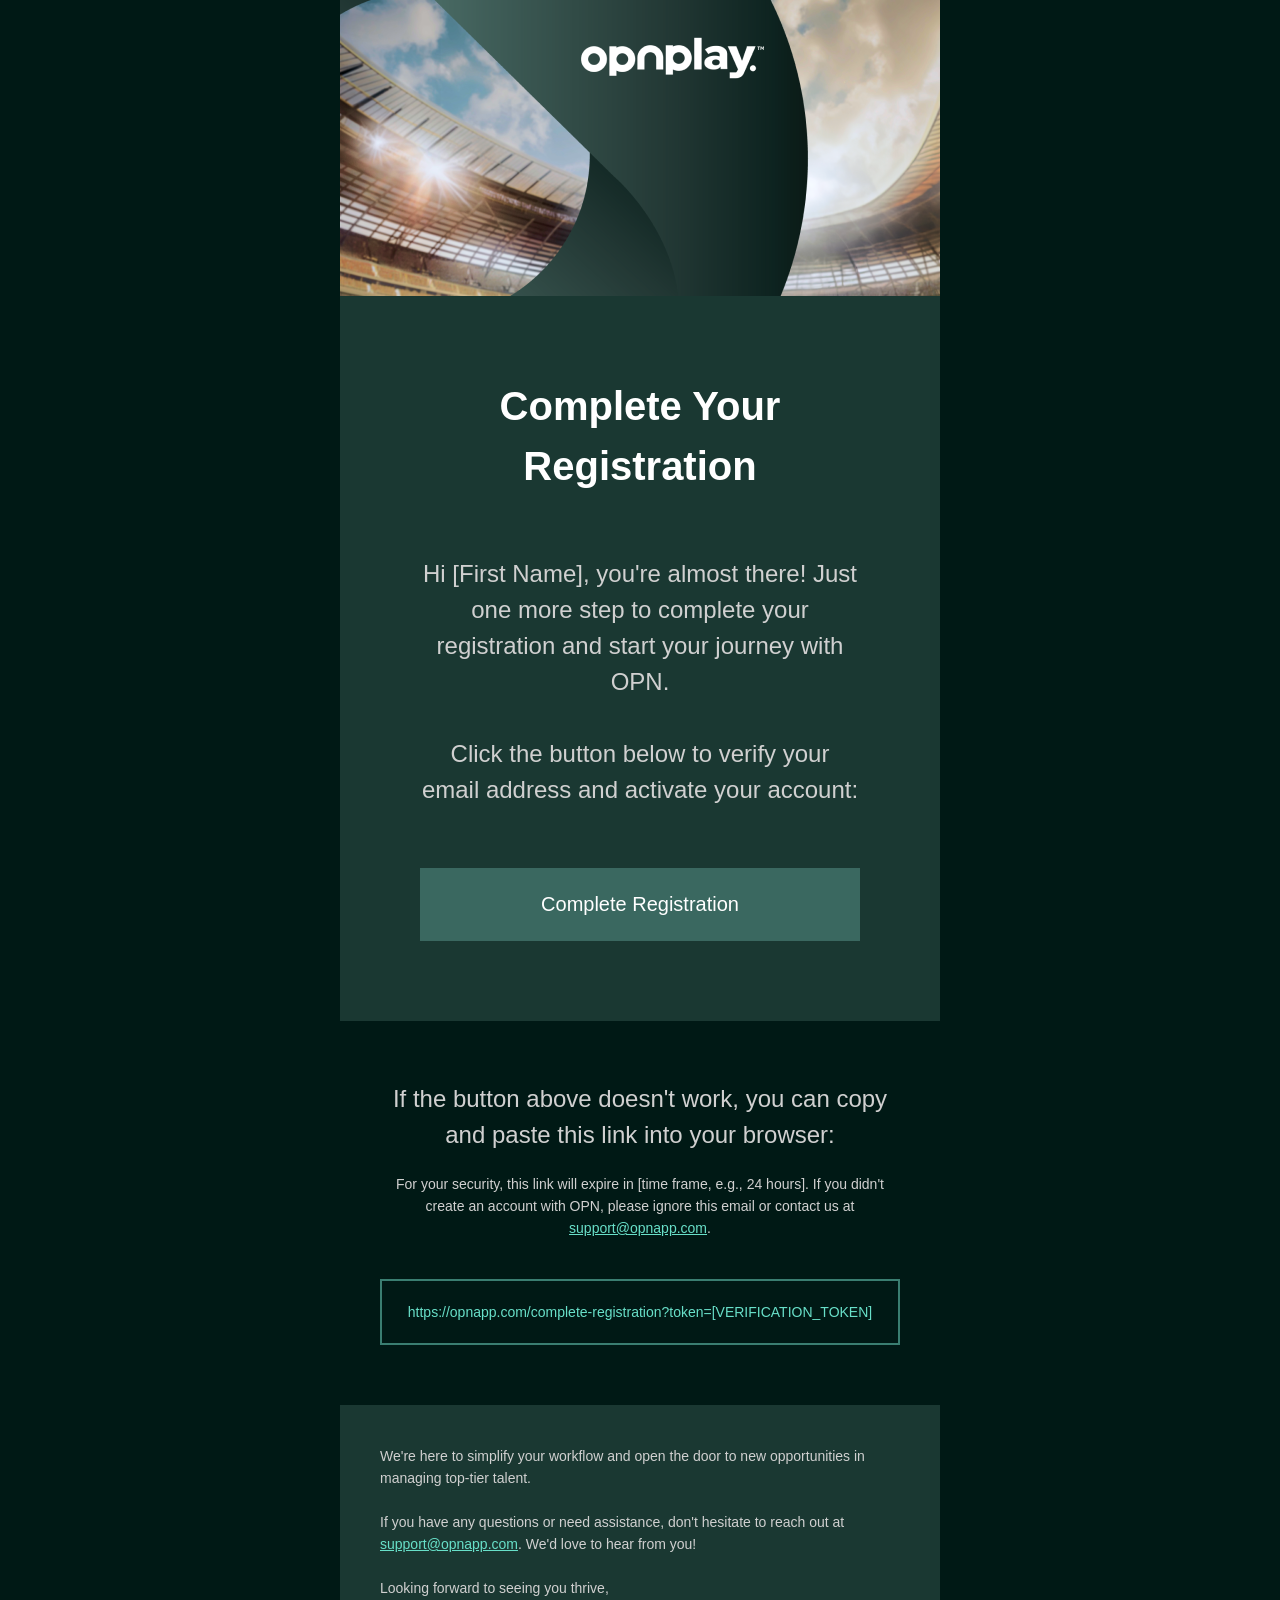
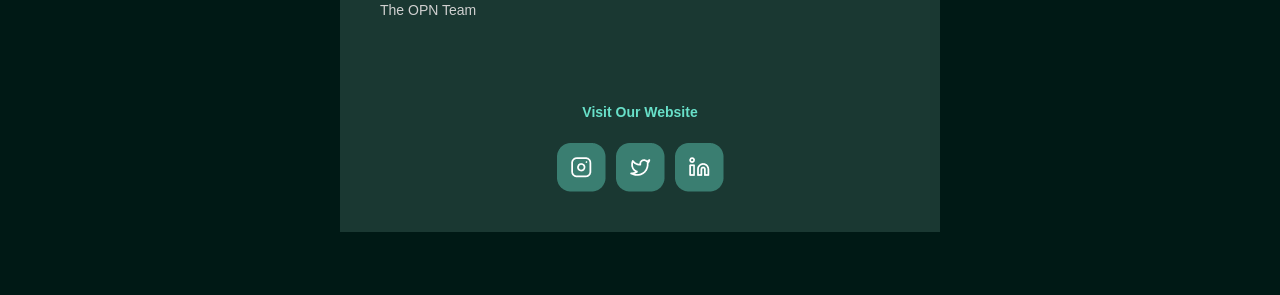
<file: email/complete-registration.html>
<!DOCTYPE HTML PUBLIC "-//W3C//DTD HTML 4.01 Transitional//EN" "http://www.w3.org/TR/html4/loose.dtd">
<html>
<head>
<meta http-equiv="Content-Type" content="text/html; charset=UTF-8">
<meta name="viewport" content="width=device-width, initial-scale=1.0">
<title>Complete Your Registration - OPN</title>
</head>
<body style="margin: 0; padding: 0; background-color: #001915; font-family: Arial, Helvetica, sans-serif;">
<table width="100%" cellpadding="0" cellspacing="0" border="0" bgcolor="#001915">
  <tr>
    <td align="center" style="padding: 0;">
      <table width="600" cellpadding="0" cellspacing="0" border="0" bgcolor="#001915">
        
        <!-- Header Image -->
        <tr>
          <td align="center" style="padding: 0;">
            <img src="images/header.png" alt="OPN Play Logo" width="600" height="296" style="display: block; border: 0;">
          </td>
        </tr>
        
        <!-- Main Content Section -->
        <tr>
          <td align="center" style="padding: 0;">
            <table width="100%" cellpadding="0" cellspacing="0" border="0" bgcolor="#1A3832">
              <tr>
                <td align="center" style="padding: 80px;">
                  <table width="100%" cellpadding="0" cellspacing="0" border="0">
                    <tr>
                      <td align="center" style="padding: 0 0 60px 0;">
                        <table width="100%" cellpadding="0" cellspacing="0" border="0">
                          <tr>
                            <td align="center" style="font-family: Arial, Helvetica, sans-serif; font-size: 40px; font-weight: 600; line-height: 60px; color: #FFFFFF; padding: 0;">
                              Complete Your Registration
                            </td>
                          </tr>
                        </table>
                      </td>
                    </tr>
                    <tr>
                      <td align="center" style="padding: 0 0 60px 0;">
                        <table width="100%" cellpadding="0" cellspacing="0" border="0">
                          <tr>
                            <td align="center" style="font-family: Arial, Helvetica, sans-serif; font-size: 24px; font-weight: 400; line-height: 36px; color: #D0D0D0; padding: 0;">
                              Hi [First Name], you're almost there! Just one more step to complete your registration and start your journey with OPN.<br><br>Click the button below to verify your email address and activate your account:
                            </td>
                          </tr>
                        </table>
                      </td>
                    </tr>
                    <tr>
                      <td align="center" style="padding: 0;">
                        <table width="100%" cellpadding="0" cellspacing="0" border="0">
                          <tr>
                            <td align="center" bgcolor="#3A6860" style="padding: 24px 40px;">
                              <a href="https://opnapp.com/complete-registration?token=[VERIFICATION_TOKEN]" style="font-family: Arial, Helvetica, sans-serif; font-size: 20px; font-weight: 500; line-height: 25px; color: #FFFFFF; text-decoration: none; display: block;">
                                Complete Registration
                              </a>
                            </td>
                          </tr>
                        </table>
                      </td>
                    </tr>
                  </table>
                </td>
              </tr>
            </table>
          </td>
        </tr>
        
        <!-- Alternative Link Section -->
        <tr>
          <td align="center" style="padding: 60px 40px 0 40px;">
            <table width="100%" cellpadding="0" cellspacing="0" border="0">
              <tr>
                <td align="center" style="padding: 0 0 20px 0;">
                  <table width="100%" cellpadding="0" cellspacing="0" border="0">
                    <tr>
                      <td align="center" style="font-family: Arial, Helvetica, sans-serif; font-size: 24px; font-weight: 400; line-height: 36px; color: #D0D0D0; padding: 0;">
                        If the button above doesn't work, you can copy and paste this link into your browser:
                      </td>
                    </tr>
                  </table>
                </td>
              </tr>
            </table>
          </td>
        </tr>
        
        <!-- Security Notice -->
        <tr>
          <td align="center" style="padding: 0 40px 40px 40px;">
            <table width="100%" cellpadding="0" cellspacing="0" border="0">
              <tr>
                <td align="center" style="padding: 0;">
                  <table width="100%" cellpadding="0" cellspacing="0" border="0">
                    <tr>
                      <td align="center" style="font-family: Arial, Helvetica, sans-serif; font-size: 14px; font-weight: 400; line-height: 22px; color: #D0D0D0; padding: 0;">
                        For your security, this link will expire in [time frame, e.g., 24 hours]. If you didn't create an account with OPN, please ignore this email or contact us at <a href="mailto:support@opnapp.com" style="color: #68E0C9; text-decoration: underline;">support@opnapp.com</a>.
                      </td>
                    </tr>
                  </table>
                </td>
              </tr>
            </table>
          </td>
        </tr>
        
        <!-- Verification Link Box -->
        <tr>
          <td align="center" style="padding: 0 40px 60px 40px;">
            <table width="100%" cellpadding="0" cellspacing="0" border="0">
              <tr>
                <td align="center" style="padding: 20px; border: 2px solid #3A7E71; background-color: #001915;">
                  <table width="100%" cellpadding="0" cellspacing="0" border="0">
                    <tr>
                      <td align="center" style="font-family: Arial, Helvetica, sans-serif; font-size: 14px; font-weight: 400; line-height: 22px; color: #68E0C9; padding: 0; word-break: break-all;">
                        https://opnapp.com/complete-registration?token=[VERIFICATION_TOKEN]
                      </td>
                    </tr>
                  </table>
                </td>
              </tr>
            </table>
          </td>
        </tr>
        
        <!-- Footer Section -->
        <tr>
          <td align="center" style="padding: 0;">
            <table width="100%" cellpadding="0" cellspacing="0" border="0" bgcolor="#1A3832">
              <tr>
                <td align="center" style="padding: 40px;">
                  <table width="100%" cellpadding="0" cellspacing="0" border="0">
                    <tr>
                      <td style="padding: 0 0 40px 0;">
                        <table width="100%" cellpadding="0" cellspacing="0" border="0">
                          <tr>
                            <td style="font-family: Arial, Helvetica, sans-serif; font-size: 14px; font-weight: 400; line-height: 22px; color: #D0D0D0; padding: 0;">
                              We're here to simplify your workflow and open the door to new opportunities in managing top-tier talent.<br><br>If you have any questions or need assistance, don't hesitate to reach out at <a href="mailto:support@opnapp.com" style="color: #68E0C9; text-decoration: underline;">support@opnapp.com</a>. We'd love to hear from you!<br><br>Looking forward to seeing you thrive,<br>The OPN Team
                            </td>
                          </tr>
                        </table>
                      </td>
                    </tr>
                    <tr>
                      <td align="center" style="padding: 40px 0 0 0;">
                        <table cellpadding="0" cellspacing="0" border="0">
                          <tr>
                            <td align="center" style="padding: 0 0 20px 0;">
                              <a href="https://opnapp.com" style="font-family: Arial, Helvetica, sans-serif; font-size: 14px; font-weight: 700; line-height: 22px; color: #68E0C9; text-decoration: none;">
                                Visit Our Website
                              </a>
                            </td>
                          </tr>
                            <tr>
                              <td align="center" style="padding: 0;">
                                <table cellpadding="0" cellspacing="0" border="0">
                                  <tr>
                                    <td align="center" style="padding: 0 10px 0 0;">
                                      <a href="https://www.linkedin.com/company/opnapp" style="text-decoration: none;">
                                        <img src="images/social-linkedin.png" alt="LinkedIn" width="49" height="49" style="display: block; border: 0;">
                                      </a>
                                    </td>
                                    <td align="center" style="padding: 0 10px 0 0;">
                                      <a href="https://twitter.com/opnapp" style="text-decoration: none;">
                                        <img src="images/social-twitter.png" alt="Twitter" width="49" height="49" style="display: block; border: 0;">
                                      </a>
                                    </td>
                                    <td align="center" style="padding: 0;">
                                      <a href="https://www.instagram.com/opnapp" style="text-decoration: none;">
                                        <img src="images/social-instagram.png" alt="Instagram" width="49" height="49" style="display: block; border: 0;">
                                      </a>
                                    </td>
                                  </tr>
                                </table>
                              </td>
                            </tr>
                        </table>
                      </td>
                    </tr>
                  </table>
                </td>
              </tr>
            </table>
          </td>
        </tr>
        
        <!-- Spacer -->
        <tr>
          <td height="60" style="line-height: 60px; font-size: 60px;">&nbsp;</td>
        </tr>
        
      </table>
    </td>
  </tr>
</table>
</body>
</html>
</file>
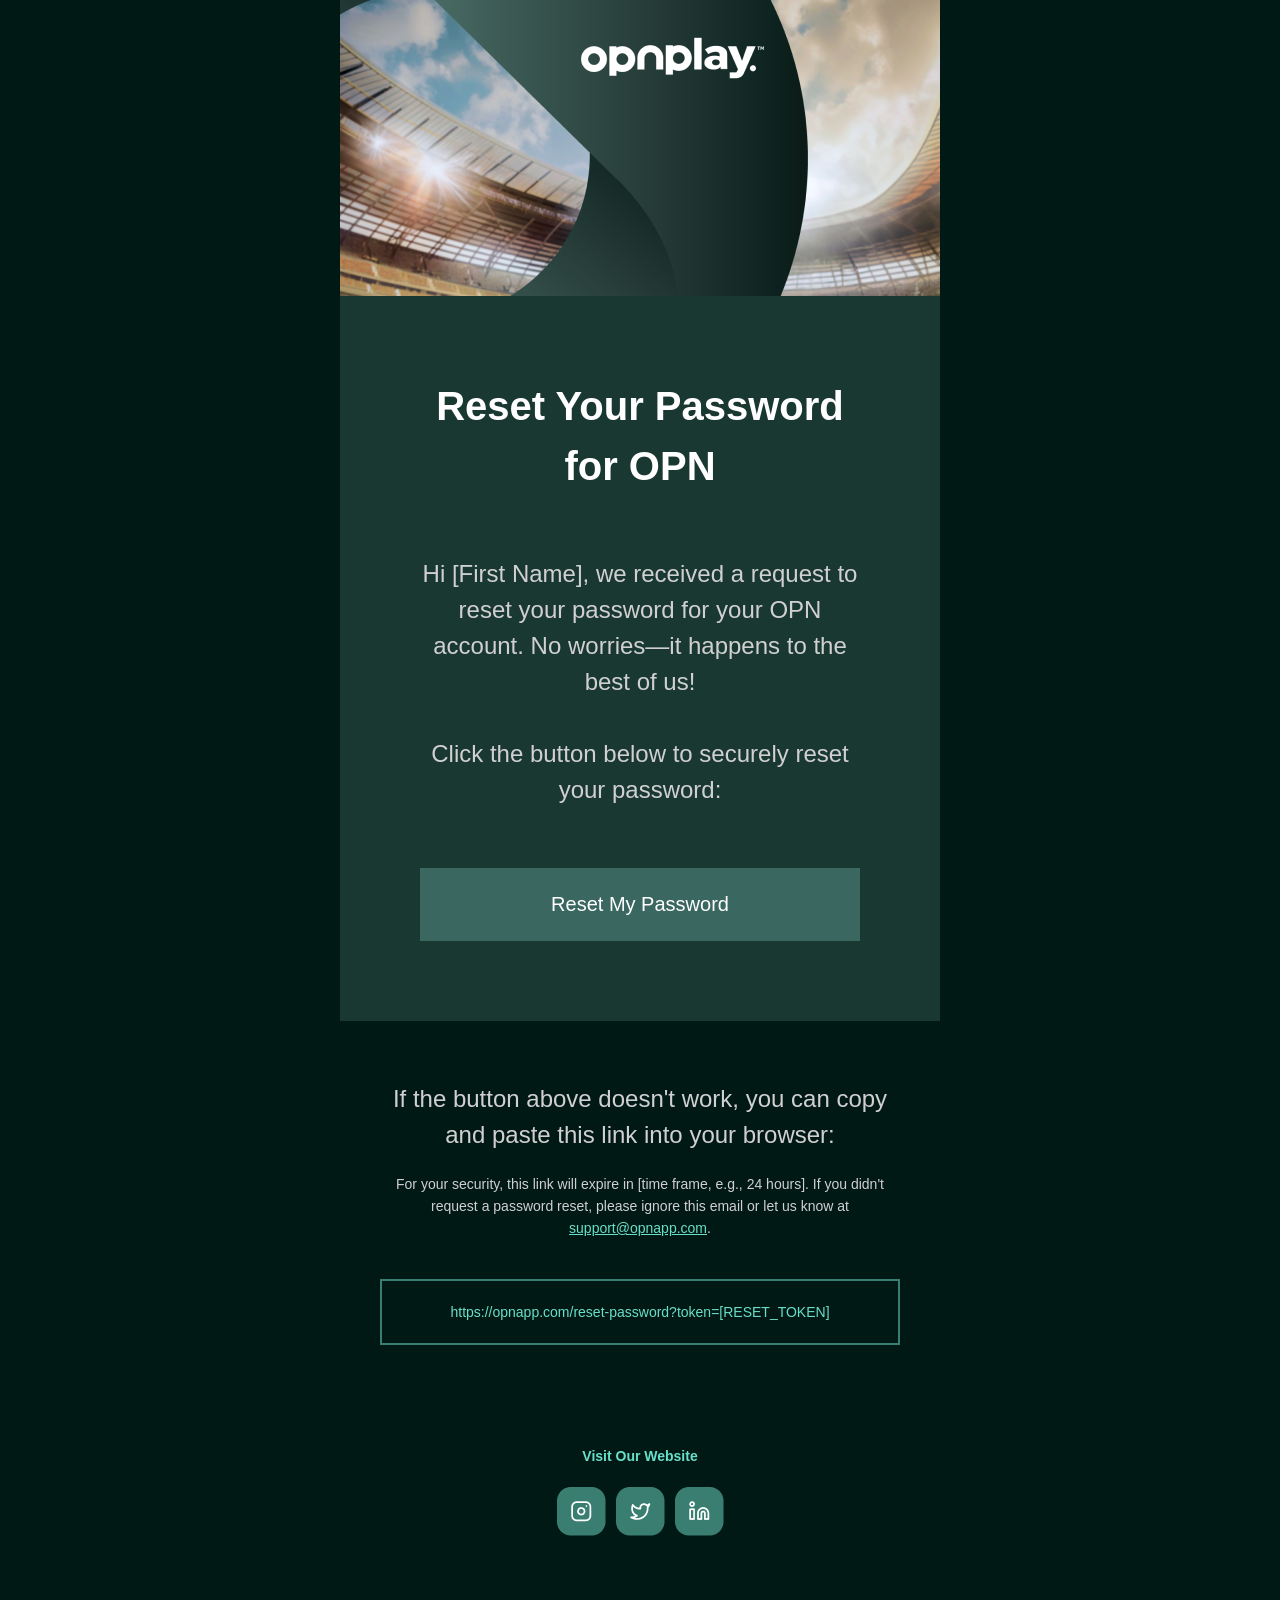
<file: email/forgot-password.html>
<!DOCTYPE HTML PUBLIC "-//W3C//DTD HTML 4.01 Transitional//EN" "http://www.w3.org/TR/html4/loose.dtd">
<html>
<head>
<meta http-equiv="Content-Type" content="text/html; charset=UTF-8">
<meta name="viewport" content="width=device-width, initial-scale=1.0">
<title>Reset Your Password - OPN</title>
</head>
<body style="margin: 0; padding: 0; background-color: #001915; font-family: Arial, Helvetica, sans-serif;">
<table width="100%" cellpadding="0" cellspacing="0" border="0" bgcolor="#001915">
  <tr>
    <td align="center" style="padding: 0;">
      <table width="600" cellpadding="0" cellspacing="0" border="0" bgcolor="#001915">
        
        <!-- Header Image -->
        <tr>
          <td align="center" style="padding: 0;">
            <img src="images/header.png" alt="OPN Play Logo" width="600" height="296" style="display: block; border: 0;">
          </td>
        </tr>
        
        <!-- Main Content Section -->
        <tr>
          <td align="center" style="padding: 0;">
            <table width="100%" cellpadding="0" cellspacing="0" border="0" bgcolor="#1A3832">
              <tr>
                <td align="center" style="padding: 80px;">
                  <table width="100%" cellpadding="0" cellspacing="0" border="0">
                    <tr>
                      <td align="center" style="padding: 0 0 60px 0;">
                        <table width="100%" cellpadding="0" cellspacing="0" border="0">
                          <tr>
                            <td align="center" style="font-family: Arial, Helvetica, sans-serif; font-size: 40px; font-weight: 600; line-height: 60px; color: #FFFFFF; padding: 0;">
                              Reset Your Password for OPN
                            </td>
                          </tr>
                        </table>
                      </td>
                    </tr>
                    <tr>
                      <td align="center" style="padding: 0 0 60px 0;">
                        <table width="100%" cellpadding="0" cellspacing="0" border="0">
                          <tr>
                            <td align="center" style="font-family: Arial, Helvetica, sans-serif; font-size: 24px; font-weight: 400; line-height: 36px; color: #D0D0D0; padding: 0;">
                              Hi [First Name], we received a request to reset your password for your OPN account. No worries—it happens to the best of us!<br><br>Click the button below to securely reset your password:
                            </td>
                          </tr>
                        </table>
                      </td>
                    </tr>
                    <tr>
                      <td align="center" style="padding: 0;">
                        <table width="100%" cellpadding="0" cellspacing="0" border="0">
                          <tr>
                            <td align="center" bgcolor="#3A6860" style="padding: 24px 40px;">
                              <a href="https://opnapp.com/reset-password?token=[RESET_TOKEN]" style="font-family: Arial, Helvetica, sans-serif; font-size: 20px; font-weight: 500; line-height: 25px; color: #FFFFFF; text-decoration: none; display: block;">
                                Reset My Password
                              </a>
                            </td>
                          </tr>
                        </table>
                      </td>
                    </tr>
                  </table>
                </td>
              </tr>
            </table>
          </td>
        </tr>
        
        <!-- Alternative Link Section -->
        <tr>
          <td align="center" style="padding: 60px 40px 0 40px;">
            <table width="100%" cellpadding="0" cellspacing="0" border="0">
              <tr>
                <td align="center" style="padding: 0 0 20px 0;">
                  <table width="100%" cellpadding="0" cellspacing="0" border="0">
                    <tr>
                      <td align="center" style="font-family: Arial, Helvetica, sans-serif; font-size: 24px; font-weight: 400; line-height: 36px; color: #D0D0D0; padding: 0;">
                        If the button above doesn't work, you can copy and paste this link into your browser:
                      </td>
                    </tr>
                  </table>
                </td>
              </tr>
            </table>
          </td>
        </tr>
        
        <!-- Security Notice -->
        <tr>
          <td align="center" style="padding: 0 40px 40px 40px;">
            <table width="100%" cellpadding="0" cellspacing="0" border="0">
              <tr>
                <td align="center" style="padding: 0;">
                  <table width="100%" cellpadding="0" cellspacing="0" border="0">
                    <tr>
                      <td align="center" style="font-family: Arial, Helvetica, sans-serif; font-size: 14px; font-weight: 400; line-height: 22px; color: #D0D0D0; padding: 0;">
                        For your security, this link will expire in [time frame, e.g., 24 hours]. If you didn't request a password reset, please ignore this email or let us know at <a href="mailto:support@opnapp.com" style="color: #68E0C9; text-decoration: underline;">support@opnapp.com</a>.
                      </td>
                    </tr>
                  </table>
                </td>
              </tr>
            </table>
          </td>
        </tr>
        
        <!-- Reset Link Box -->
        <tr>
          <td align="center" style="padding: 0 40px 60px 40px;">
            <table width="100%" cellpadding="0" cellspacing="0" border="0">
              <tr>
                <td align="center" style="padding: 20px; border: 2px solid #3A7E71; background-color: #001915;">
                  <table width="100%" cellpadding="0" cellspacing="0" border="0">
                    <tr>
                      <td align="center" style="font-family: Arial, Helvetica, sans-serif; font-size: 14px; font-weight: 400; line-height: 22px; color: #68E0C9; padding: 0; word-break: break-all;">
                        https://opnapp.com/reset-password?token=[RESET_TOKEN]
                      </td>
                    </tr>
                  </table>
                </td>
              </tr>
            </table>
          </td>
        </tr>
        
        <!-- Footer Section -->
        <tr>
          <td align="center" style="padding: 0;">
            <table width="100%" cellpadding="0" cellspacing="0" border="0">
              <tr>
                <td align="center" style="padding: 40px 0;">
                  <table cellpadding="0" cellspacing="0" border="0">
                    <tr>
                      <td align="center" style="padding: 0 0 20px 0;">
                        <a href="https://opnapp.com" style="font-family: Arial, Helvetica, sans-serif; font-size: 14px; font-weight: 700; line-height: 22px; color: #68E0C9; text-decoration: none;">
                          Visit Our Website
                        </a>
                      </td>
                    </tr>
                    <tr>
                      <td align="center" style="padding: 0;">
                        <table cellpadding="0" cellspacing="0" border="0">
                          <tr>
                            <td align="center" style="padding: 0 10px 0 0;">
                              <a href="https://www.linkedin.com/company/opnapp" style="text-decoration: none;">
                                <img src="images/social-linkedin.png" alt="LinkedIn" width="49" height="49" style="display: block; border: 0;">
                              </a>
                            </td>
                            <td align="center" style="padding: 0 10px 0 0;">
                              <a href="https://twitter.com/opnapp" style="text-decoration: none;">
                                <img src="images/social-twitter.png" alt="Twitter" width="49" height="49" style="display: block; border: 0;">
                              </a>
                            </td>
                            <td align="center" style="padding: 0;">
                              <a href="https://www.instagram.com/opnapp" style="text-decoration: none;">
                                <img src="images/social-instagram.png" alt="Instagram" width="49" height="49" style="display: block; border: 0;">
                              </a>
                            </td>
                          </tr>
                        </table>
                      </td>
                    </tr>
                  </table>
                </td>
              </tr>
            </table>
          </td>
        </tr>
        
        <!-- Spacer -->
        <tr>
          <td height="60" style="line-height: 60px; font-size: 60px;">&nbsp;</td>
        </tr>
        
      </table>
    </td>
  </tr>
</table>
</body>
</html>
</file>
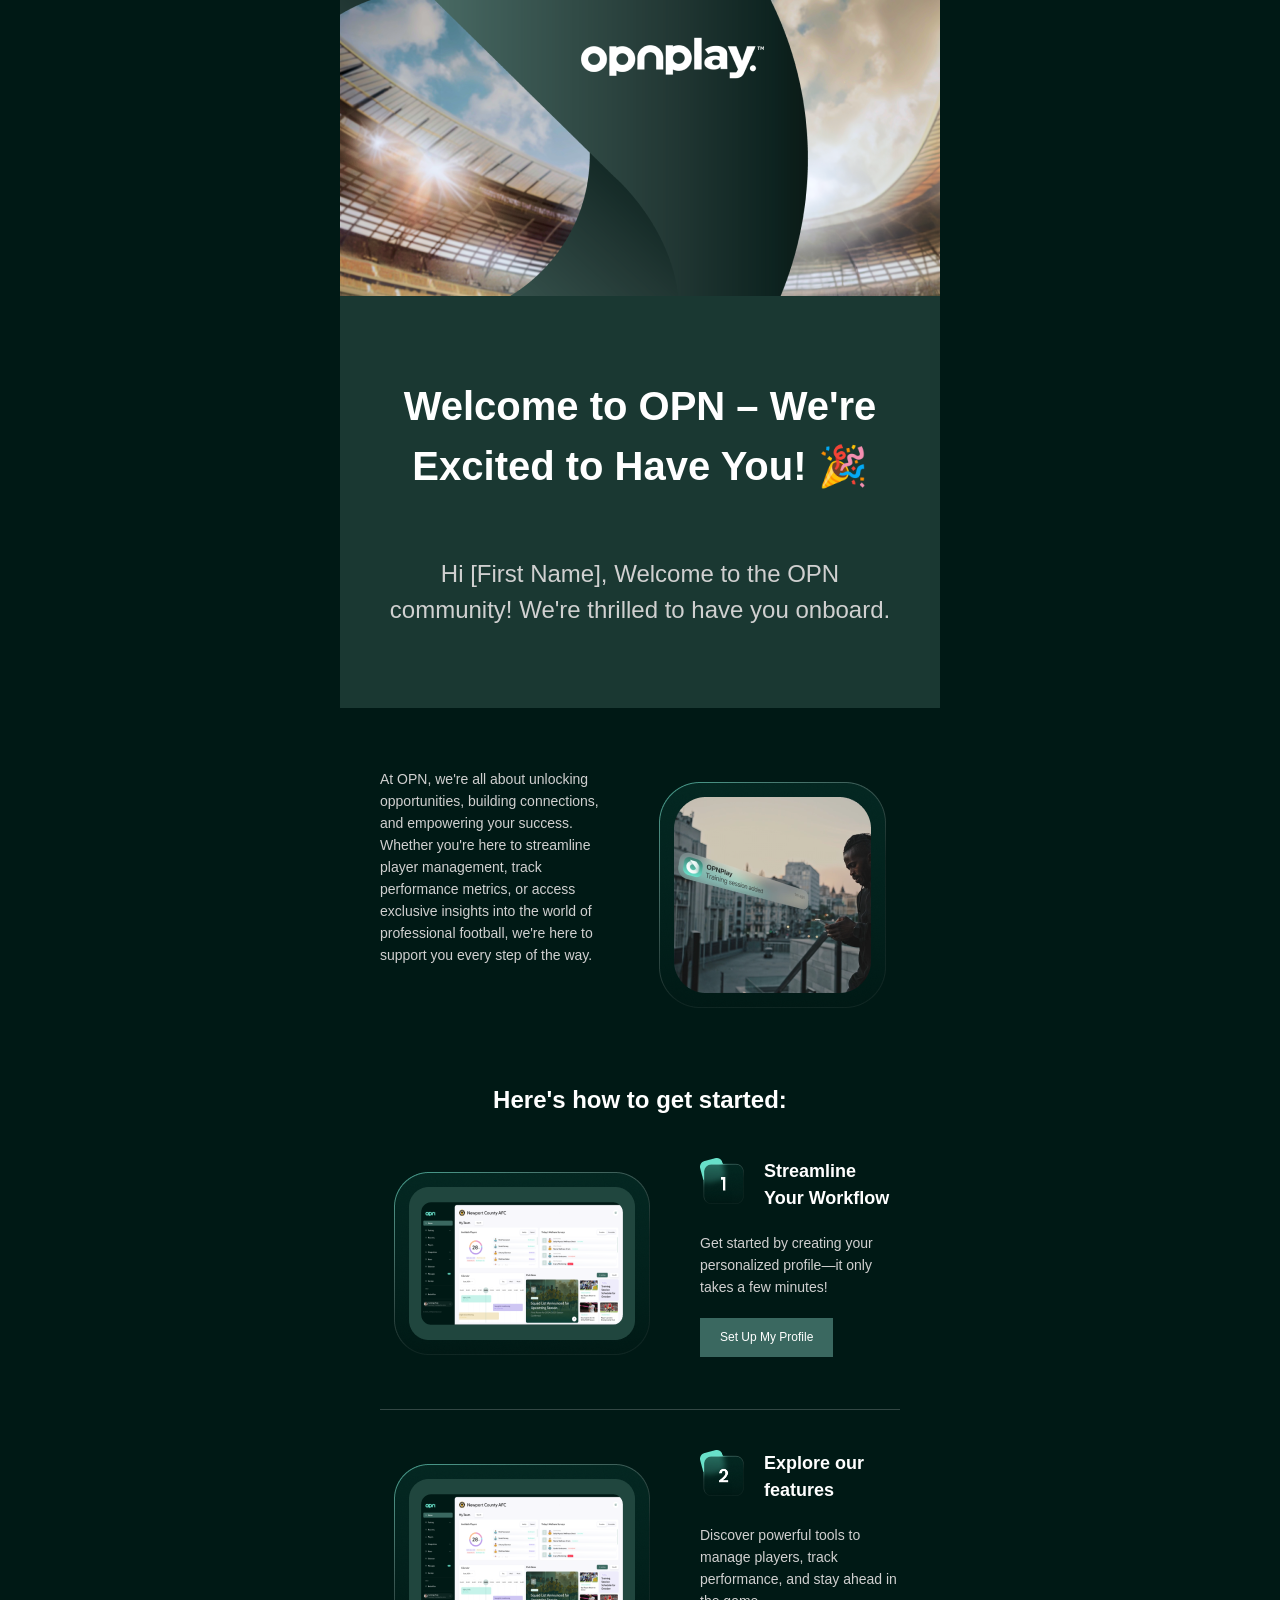
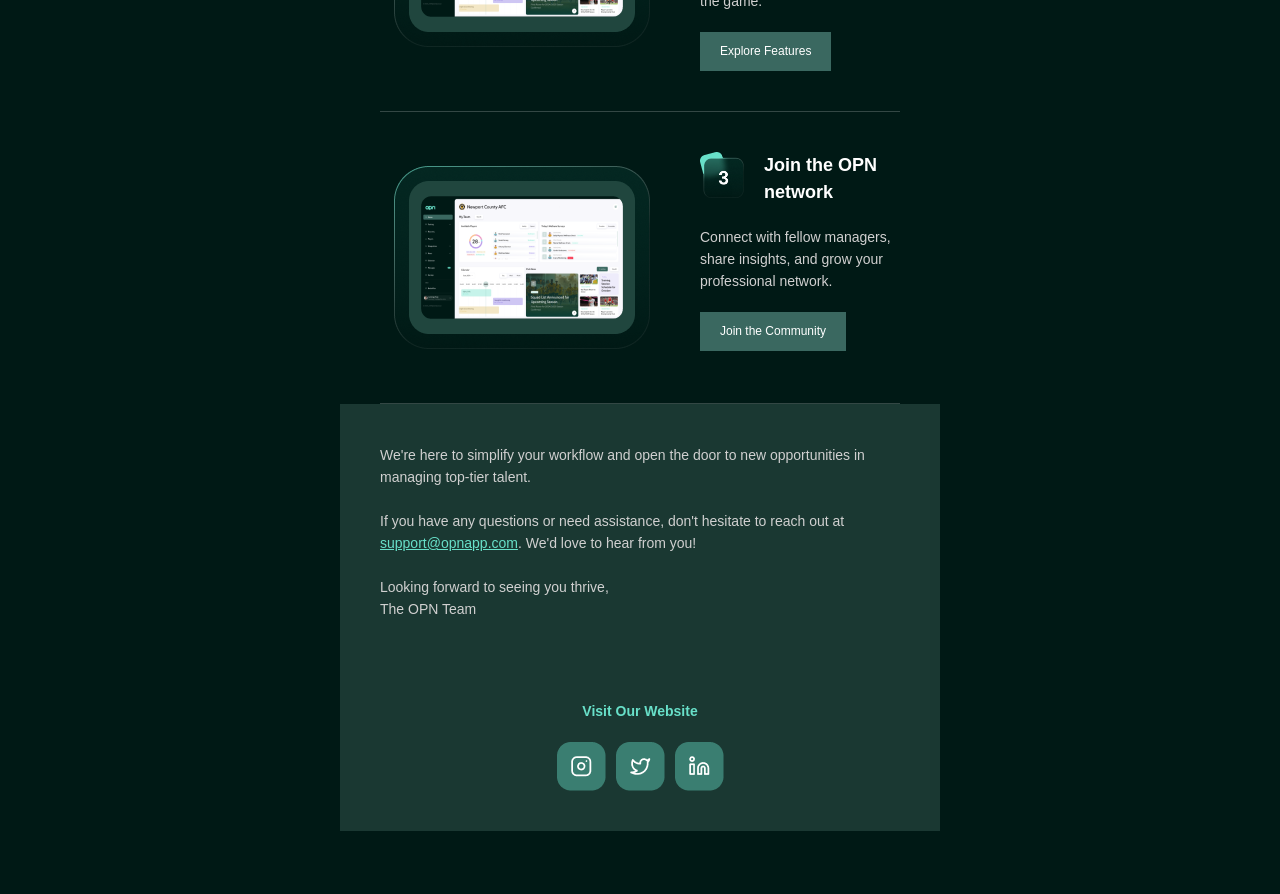
<file: email/welcome-email.html>
<!DOCTYPE HTML PUBLIC "-//W3C//DTD HTML 4.01 Transitional//EN" "http://www.w3.org/TR/html4/loose.dtd">
<html>
<head>
<meta http-equiv="Content-Type" content="text/html; charset=UTF-8">
<meta name="viewport" content="width=device-width, initial-scale=1.0">
<title>Welcome to OPN</title>
</head>
<body style="margin: 0; padding: 0; background-color: #001915; font-family: Arial, Helvetica, sans-serif;">
<table width="100%" cellpadding="0" cellspacing="0" border="0" bgcolor="#001915">
  <tr>
    <td align="center" style="padding: 0;">
      <table width="600" cellpadding="0" cellspacing="0" border="0" bgcolor="#001915">
        
        <!-- Header Image -->
        <tr>
          <td align="center" style="padding: 0;">
            <img src="images/header.png" alt="OPN Play Logo" width="600" height="296" style="display: block; border: 0;">
          </td>
        </tr>
        
        <!-- Welcome Section -->
        <tr>
          <td align="center" style="padding: 0;">
            <table width="100%" cellpadding="0" cellspacing="0" border="0" bgcolor="#1A3832">
              <tr>
                <td align="center" style="padding: 80px 40px;">
                  <table width="100%" cellpadding="0" cellspacing="0" border="0">
                    <tr>
                      <td align="center" style="padding: 0 0 60px 0;">
                        <table width="100%" cellpadding="0" cellspacing="0" border="0">
                          <tr>
                            <td align="center" style="font-family: Arial, Helvetica, sans-serif; font-size: 40px; font-weight: 600; line-height: 60px; color: #FFFFFF; padding: 0;">
                              Welcome to OPN – We're Excited to Have You! 🎉
                            </td>
                          </tr>
                        </table>
                      </td>
                    </tr>
                    <tr>
                      <td align="center" style="padding: 0;">
                        <table width="100%" cellpadding="0" cellspacing="0" border="0">
                          <tr>
                            <td align="center" style="font-family: Arial, Helvetica, sans-serif; font-size: 24px; font-weight: 400; line-height: 36px; color: #D0D0D0; padding: 0;">
                              Hi [First Name], Welcome to the OPN community! We're thrilled to have you onboard.
                            </td>
                          </tr>
                        </table>
                      </td>
                    </tr>
                  </table>
                </td>
              </tr>
            </table>
          </td>
        </tr>
        
        <!-- Feature Section with Image -->
        <tr>
          <td align="center" style="padding: 0;">
            <table width="100%" cellpadding="0" cellspacing="0" border="0">
              <tr>
                <td align="center" style="padding: 60px 40px;">
                  <table width="100%" cellpadding="0" cellspacing="0" border="0">
                    <tr>
                      <td width="50%" valign="top" style="padding: 0 20px 0 0;">
                        <table width="100%" cellpadding="0" cellspacing="0" border="0">
                          <tr>
                            <td style="font-family: Arial, Helvetica, sans-serif; font-size: 14px; font-weight: 400; line-height: 22px; color: #D0D0D0; padding: 0;">
                              At OPN, we're all about unlocking opportunities, building connections, and empowering your success. Whether you're here to streamline player management, track performance metrics, or access exclusive insights into the world of professional football, we're here to support you every step of the way.
                            </td>
                          </tr>
                        </table>
                      </td>
                      <td width="50%" valign="top" style="padding: 0 0 0 20px;">
                        <table width="100%" cellpadding="0" cellspacing="0" border="0">
                          <tr>
                            <td align="center" style="padding: 14px;">
                              <img src="images/feature-image.png" alt="OPN Features" width="227" height="226" style="display: block; border: 0;">
                            </td>
                          </tr>
                        </table>
                      </td>
                    </tr>
                  </table>
                </td>
              </tr>
            </table>
          </td>
        </tr>
        
        <!-- How to Get Started Title -->
        <tr>
          <td align="center" style="padding: 0 40px 40px 40px;">
            <table width="100%" cellpadding="0" cellspacing="0" border="0">
              <tr>
                <td align="center" style="font-family: Arial, Helvetica, sans-serif; font-size: 24px; font-weight: 600; line-height: 36px; color: #FFFFFF; padding: 0;">
                  Here's how to get started:
                </td>
              </tr>
            </table>
          </td>
        </tr>
        
        <!-- Step 1 -->
        <tr>
          <td align="center" style="padding: 0 40px;">
            <table width="100%" cellpadding="0" cellspacing="0" border="0">
              <tr>
                <td width="256" valign="top" style="padding: 0 36px 0 0;">
                  <table width="100%" cellpadding="0" cellspacing="0" border="0">
                    <tr>
                      <td align="center" style="padding: 14px;">
                        <img src="images/step-image-1.png" alt="Step 1" width="256" height="183" style="display: block; border: 0;">
                      </td>
                    </tr>
                  </table>
                </td>
                <td valign="top" style="padding: 0;">
                  <table width="100%" cellpadding="0" cellspacing="0" border="0">
                    <tr>
                      <td style="padding: 0 0 20px 0;">
                        <table width="100%" cellpadding="0" cellspacing="0" border="0">
                          <tr>
                            <td width="44" valign="top" style="padding: 0 20px 0 0;">
                              <img src="images/badge-1.png" alt="1" width="44" height="46" style="display: block; border: 0;">
                            </td>
                            <td valign="middle" style="padding: 0;">
                              <table width="100%" cellpadding="0" cellspacing="0" border="0">
                                <tr>
                                  <td style="font-family: Arial, Helvetica, sans-serif; font-size: 18px; font-weight: 600; line-height: 27px; color: #FFFFFF; padding: 0;">
                                    Streamline Your Workflow
                                  </td>
                                </tr>
                              </table>
                            </td>
                          </tr>
                        </table>
                      </td>
                    </tr>
                    <tr>
                      <td style="padding: 0 0 20px 0;">
                        <table width="100%" cellpadding="0" cellspacing="0" border="0">
                          <tr>
                            <td style="font-family: Arial, Helvetica, sans-serif; font-size: 14px; font-weight: 400; line-height: 22px; color: #D0D0D0; padding: 0;">
                              Get started by creating your personalized profile—it only takes a few minutes!
                            </td>
                          </tr>
                        </table>
                      </td>
                    </tr>
                    <tr>
                      <td style="padding: 0;">
                        <table cellpadding="0" cellspacing="0" border="0">
                          <tr>
                            <td align="center" bgcolor="#3A6860" style="padding: 12px 20px;">
                              <a href="https://opnapp.com/setup-profile" style="font-family: Arial, Helvetica, sans-serif; font-size: 12px; font-weight: 500; line-height: 15px; color: #FFFFFF; text-decoration: none; display: block;">
                                Set Up My Profile
                              </a>
                            </td>
                          </tr>
                        </table>
                      </td>
                    </tr>
                  </table>
                </td>
              </tr>
            </table>
          </td>
        </tr>
        
        <!-- Divider Line -->
        <tr>
          <td align="center" style="padding: 40px 40px 0 40px;">
            <table width="100%" cellpadding="0" cellspacing="0" border="0">
              <tr>
                <td height="1" bgcolor="#FFFFFF" style="opacity: 0.2; line-height: 1px; font-size: 1px;">&nbsp;</td>
              </tr>
            </table>
          </td>
        </tr>
        
        <!-- Step 2 -->
        <tr>
          <td align="center" style="padding: 40px 40px 0 40px;">
            <table width="100%" cellpadding="0" cellspacing="0" border="0">
              <tr>
                <td width="256" valign="top" style="padding: 0 36px 0 0;">
                  <table width="100%" cellpadding="0" cellspacing="0" border="0">
                    <tr>
                      <td align="center" style="padding: 14px;">
                        <img src="images/step-image-1.png" alt="Step 2" width="256" height="183" style="display: block; border: 0;">
                      </td>
                    </tr>
                  </table>
                </td>
                <td valign="top" style="padding: 0;">
                  <table width="100%" cellpadding="0" cellspacing="0" border="0">
                    <tr>
                      <td style="padding: 0 0 20px 0;">
                        <table width="100%" cellpadding="0" cellspacing="0" border="0">
                          <tr>
                            <td width="44" valign="top" style="padding: 0 20px 0 0;">
                              <img src="images/badge-2.png" alt="2" width="44" height="46" style="display: block; border: 0;">
                            </td>
                            <td valign="middle" style="padding: 0;">
                              <table width="100%" cellpadding="0" cellspacing="0" border="0">
                                <tr>
                                  <td style="font-family: Arial, Helvetica, sans-serif; font-size: 18px; font-weight: 600; line-height: 27px; color: #FFFFFF; padding: 0;">
                                    Explore our features
                                  </td>
                                </tr>
                              </table>
                            </td>
                          </tr>
                        </table>
                      </td>
                    </tr>
                    <tr>
                      <td style="padding: 0 0 20px 0;">
                        <table width="100%" cellpadding="0" cellspacing="0" border="0">
                          <tr>
                            <td style="font-family: Arial, Helvetica, sans-serif; font-size: 14px; font-weight: 400; line-height: 22px; color: #D0D0D0; padding: 0;">
                              Discover powerful tools to manage players, track performance, and stay ahead in the game.
                            </td>
                          </tr>
                        </table>
                      </td>
                    </tr>
                    <tr>
                      <td style="padding: 0;">
                        <table cellpadding="0" cellspacing="0" border="0">
                          <tr>
                            <td align="center" bgcolor="#3A6860" style="padding: 12px 20px;">
                              <a href="https://opnapp.com/features" style="font-family: Arial, Helvetica, sans-serif; font-size: 12px; font-weight: 500; line-height: 15px; color: #FFFFFF; text-decoration: none; display: block;">
                                Explore Features
                              </a>
                            </td>
                          </tr>
                        </table>
                      </td>
                    </tr>
                  </table>
                </td>
              </tr>
            </table>
          </td>
        </tr>
        
        <!-- Divider Line -->
        <tr>
          <td align="center" style="padding: 40px 40px 0 40px;">
            <table width="100%" cellpadding="0" cellspacing="0" border="0">
              <tr>
                <td height="1" bgcolor="#FFFFFF" style="opacity: 0.2; line-height: 1px; font-size: 1px;">&nbsp;</td>
              </tr>
            </table>
          </td>
        </tr>
        
        <!-- Step 3 -->
        <tr>
          <td align="center" style="padding: 40px 40px 0 40px;">
            <table width="100%" cellpadding="0" cellspacing="0" border="0">
              <tr>
                <td width="256" valign="top" style="padding: 0 36px 0 0;">
                  <table width="100%" cellpadding="0" cellspacing="0" border="0">
                    <tr>
                      <td align="center" style="padding: 14px;">
                        <img src="images/step-image-1.png" alt="Step 3" width="256" height="183" style="display: block; border: 0;">
                      </td>
                    </tr>
                  </table>
                </td>
                <td valign="top" style="padding: 0;">
                  <table width="100%" cellpadding="0" cellspacing="0" border="0">
                    <tr>
                      <td style="padding: 0 0 20px 0;">
                        <table width="100%" cellpadding="0" cellspacing="0" border="0">
                          <tr>
                            <td width="44" valign="top" style="padding: 0 20px 0 0;">
                              <img src="images/badge-3.png" alt="3" width="44" height="46" style="display: block; border: 0;">
                            </td>
                            <td valign="middle" style="padding: 0;">
                              <table width="100%" cellpadding="0" cellspacing="0" border="0">
                                <tr>
                                  <td style="font-family: Arial, Helvetica, sans-serif; font-size: 18px; font-weight: 600; line-height: 27px; color: #FFFFFF; padding: 0;">
                                    Join the OPN network
                                  </td>
                                </tr>
                              </table>
                            </td>
                          </tr>
                        </table>
                      </td>
                    </tr>
                    <tr>
                      <td style="padding: 0 0 20px 0;">
                        <table width="100%" cellpadding="0" cellspacing="0" border="0">
                          <tr>
                            <td style="font-family: Arial, Helvetica, sans-serif; font-size: 14px; font-weight: 400; line-height: 22px; color: #D0D0D0; padding: 0;">
                              Connect with fellow managers, share insights, and grow your professional network.
                            </td>
                          </tr>
                        </table>
                      </td>
                    </tr>
                    <tr>
                      <td style="padding: 0;">
                        <table cellpadding="0" cellspacing="0" border="0">
                          <tr>
                            <td align="center" bgcolor="#3A6860" style="padding: 12px 20px;">
                              <a href="https://opnapp.com/community" style="font-family: Arial, Helvetica, sans-serif; font-size: 12px; font-weight: 500; line-height: 15px; color: #FFFFFF; text-decoration: none; display: block;">
                                Join the Community
                              </a>
                            </td>
                          </tr>
                        </table>
                      </td>
                    </tr>
                  </table>
                </td>
              </tr>
            </table>
          </td>
        </tr>
        
        <!-- Divider Line -->
        <tr>
          <td align="center" style="padding: 40px 40px 0 40px;">
            <table width="100%" cellpadding="0" cellspacing="0" border="0">
              <tr>
                <td height="1" bgcolor="#FFFFFF" style="opacity: 0.2; line-height: 1px; font-size: 1px;">&nbsp;</td>
              </tr>
            </table>
          </td>
        </tr>
        
        <!-- Footer Section -->
        <tr>
          <td align="center" style="padding: 0;">
            <table width="100%" cellpadding="0" cellspacing="0" border="0" bgcolor="#1A3832">
              <tr>
                <td align="center" style="padding: 40px;">
                  <table width="100%" cellpadding="0" cellspacing="0" border="0">
                    <tr>
                      <td style="padding: 0 0 40px 0;">
                        <table width="100%" cellpadding="0" cellspacing="0" border="0">
                          <tr>
                            <td style="font-family: Arial, Helvetica, sans-serif; font-size: 14px; font-weight: 400; line-height: 22px; color: #D0D0D0; padding: 0;">
                              We're here to simplify your workflow and open the door to new opportunities in managing top-tier talent.<br><br>If you have any questions or need assistance, don't hesitate to reach out at <a href="mailto:support@opnapp.com" style="color: #68E0C9; text-decoration: underline;">support@opnapp.com</a>. We'd love to hear from you!<br><br>Looking forward to seeing you thrive,<br>The OPN Team
                            </td>
                          </tr>
                        </table>
                      </td>
                    </tr>
                    <tr>
                      <td align="center" style="padding: 40px 0 0 0;">
                        <table cellpadding="0" cellspacing="0" border="0">
                          <tr>
                            <td align="center" style="padding: 0 0 20px 0;">
                              <a href="https://opnapp.com" style="font-family: Arial, Helvetica, sans-serif; font-size: 14px; font-weight: 700; line-height: 22px; color: #68E0C9; text-decoration: none;">
                                Visit Our Website
                              </a>
                            </td>
                          </tr>
                            <tr>
                              <td align="center" style="padding: 0;">
                                <table cellpadding="0" cellspacing="0" border="0">
                                  <tr>
                                    <td align="center" style="padding: 0 10px 0 0;">
                                      <a href="https://www.linkedin.com/company/opnapp" style="text-decoration: none;">
                                        <img src="images/social-linkedin.png" alt="LinkedIn" width="49" height="49" style="display: block; border: 0;">
                                      </a>
                                    </td>
                                    <td align="center" style="padding: 0 10px 0 0;">
                                      <a href="https://twitter.com/opnapp" style="text-decoration: none;">
                                        <img src="images/social-twitter.png" alt="Twitter" width="49" height="49" style="display: block; border: 0;">
                                      </a>
                                    </td>
                                    <td align="center" style="padding: 0;">
                                      <a href="https://www.instagram.com/opnapp" style="text-decoration: none;">
                                        <img src="images/social-instagram.png" alt="Instagram" width="49" height="49" style="display: block; border: 0;">
                                      </a>
                                    </td>
                                  </tr>
                                </table>
                              </td>
                            </tr>
                        </table>
                      </td>
                    </tr>
                  </table>
                </td>
              </tr>
            </table>
          </td>
        </tr>
        
        <!-- Spacer -->
        <tr>
          <td height="60" style="line-height: 60px; font-size: 60px;">&nbsp;</td>
        </tr>
        
      </table>
    </td>
  </tr>
</table>
</body>
</html>
</file>
